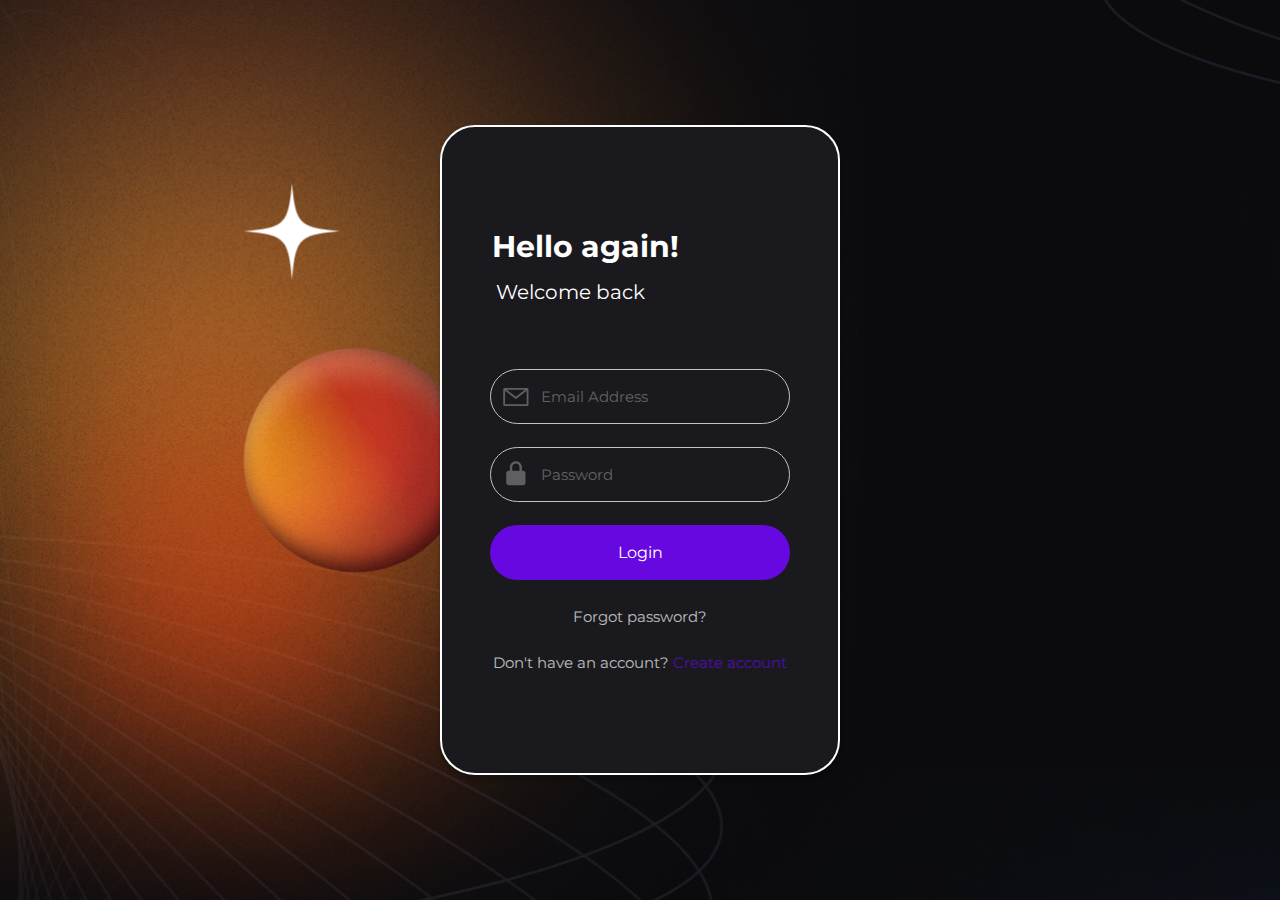
<file: auth.html>
<!DOCTYPE html>
<html lang="en">
  <head>
    <meta charset="UTF-8" />
    <meta http-equiv="X-UA-Compatible" content="IE=edge" />
    <meta name="viewport" content="width=device-width, initial-scale=1.0" />
    <link rel="preconnect" href="https://fonts.googleapis.com" />
    <link rel="preconnect" href="https://fonts.gstatic.com" crossorigin />
    <link
      href="https://fonts.googleapis.com/css2?family=Montserrat:wght@100;200;300;400;500;600;700;800;900&display=swap"
      rel="stylesheet"
    />
    <link rel="stylesheet" href="css/form.css" />
    <script src="auth.js" defer></script>
    <title>Merge Crypto</title>
  </head>
  <body>
    <div class="signin">
      <h1 class="hello">Hello again!</h1>
      <p class="welcome">Welcome back</p>
      <input class="email" type="email" placeholder="Email Address" />
      <img class="email__img" src="img/email.svg" width="30" height="30" />
      <input class="password" type="password" placeholder="Password" />
      <img class="lock__img" src="img/lock.svg" width="30" height="30" />
      <button class="login">Login</button>
      <p class="forgot">Forgot password?</p>
      <p class="dont">
        Don't have an account? <span id="signup__swap" class="create">Create account</span>
      </p>
    </div>
    <div class="signup hide">
      <h1 class="hello__signup">Hello!</h1>
      <p class="get__started">Sign up to get started</p>
      <input class="fullname" type="text" placeholder="Full Name">
      <img class="user__img" src="img/user.svg" width="30" height="30">
      <input class="email styles" type="email" placeholder="Email Address" />
      <img class="email__img-signup" src="img/email.svg" width="30" height="30" />
      <input class="password" type="password" placeholder="Password" />
      <img class="lock__img-signup" src="img/lock.svg" width="30" height="30" />
      <button class="login">Register</button>
      <p class="dont">
        Already registered? <span id="signin__swap" class="create">Sign in</span>
      </p>
    </div>
  </body>
</html>
</file>
<file: css/form.css>
/* RESET */
@import url('reset.css');

body {
  font-family: 'Montserrat', sans-serif;
  font-size: 1rem;

  background-image: url(../img/background.png);
  background-repeat: no-repeat;
  background-size: cover;
  display: flex;
  align-items: center;
  justify-content: center;
}
.signin {
  width: 400px;
  height: 650px;
  background: #1A1A1E;
  display: flex;
  flex-direction: column;
  align-items: center;
  justify-content: center;
  position: relative;
  border-radius: 35px;
  border: 2px solid #FFF;
  box-shadow: 0px 4px 4px 0px rgba(0, 0, 0, 0.25);
}

.hello {
  color: #FFF;
  font-size: 30px;
  font-style: normal;
  font-weight: 700;
  line-height: normal;
  margin-bottom: 15px;
  margin-right: 110px;
}
.welcome {
  color: #FFF;
  font-size: 20px;
  font-style: normal;
  font-weight: 400;
  line-height: normal;
  margin-bottom: 65px;
  margin-right: 140px;
}
.email {
  margin-bottom: 23px;
}
.email,
.password,
.fullname {
  width: 300px;
  height: 55px;
  padding: 15px 50px;
  border-radius: 43.29px;
  border: 1.443px solid #EEE;
  background: #1A1A1E;
  color: #fff;
  opacity: .8;
  outline: none;
  font-size: 15px;
}
.email__img {
  position: absolute;
  top: 39.5%;
  left: 15%;
}
.lock__img {
  position: absolute;
  top: 51.3%;
  left: 15%;
}
.login {
  margin-top: 23px;
  width: 300px;
  height: 55px;
  padding: 25.974px 37.518px;
  border-radius: 43.29px;
  background: #6808E1;
  color: #fff;
  display: flex;
  align-items: center;
  justify-content: center;
}
.forgot {
  opacity: .7;
  color: #FFF;
  font-size: 15px;
  font-style: normal;
  font-weight: 400;
  line-height: normal;
  margin-top: 27px;
  cursor: pointer;
}
.forgot:hover {
  text-decoration: underline;
}
.dont {
  opacity: .7;
  color: #FFF;
  font-size: 15px;
  font-style: normal;
  font-weight: 400;
  line-height: normal;
  margin-top: 27px;
}
.create {
  cursor: pointer;
  color: #6808E1;
  opacity: 1;
}
.create:hover {
  text-decoration: underline;
}
.signup {
  width: 400px;
  height: 650px;
  background: #1A1A1E;
  display: flex;
  flex-direction: column;
  align-items: center;
  justify-content: center;
  position: relative;
  border-radius: 35px;
  border: 2px solid #FFF;
  box-shadow: 0px 4px 4px 0px rgba(0, 0, 0, 0.25);
}
.hello__signup {
  color: #FFF;
  font-size: 30px;
  font-style: normal;
  font-weight: 700;
  line-height: normal;
  margin-bottom: 15px;
  margin-right: 200px;
}
.get__started {
  color: #FFF;
  font-size: 20px;
  font-style: normal;
  font-weight: 400;
  line-height: normal;
  margin-bottom: 65px;
  margin-right: 70px;
}
.user__img {
  position: absolute;
  top: 37%;
  left: 15%;
}
.email__img-signup {
  position: absolute;
  top: 49%;
  left: 15%;
}
.lock__img-signup {
  position: absolute;
  top: 61%;
  left: 15%;
}
.email.styles {
  margin-top: 23px;
}
.hide {
  display: none;
}

@media (max-width: 420px) {
  .signin {
    width: 320px;
    height: 500px;
  }
  .signup {
    width: 320px;
    height: 600px;
  }
  .email,
  .password,
  .fullname {
    width: 250px;
    height: 45px;
  }
  .hello {
    margin-right: 50px;
  }
  .welcome {
    margin-right: 80px;
    margin-bottom: 40px;
  }
  .email__img {
    width: 25px;
    height: 25px;
    top: 36%;
  }
  .lock__img {
    width: 25px;
    height: 25px;
    top: 49%;
  }
  .login {
    width: 250px;
    height: 40px;
  }
  .hello__signup {
    margin-right: 150px;
  }
  .get__started {
    margin-right: 20px;
  }
  .user__img {
    top: 38.5%;
    width: 25px;
    height: 25px;
  }
  .lock__img-signup {
    width: 25px;
    height: 25px;
  }
  .email__img-signup {
    width: 25px;
    height: 25px;
    top: 50%;
  }
}
</file>
